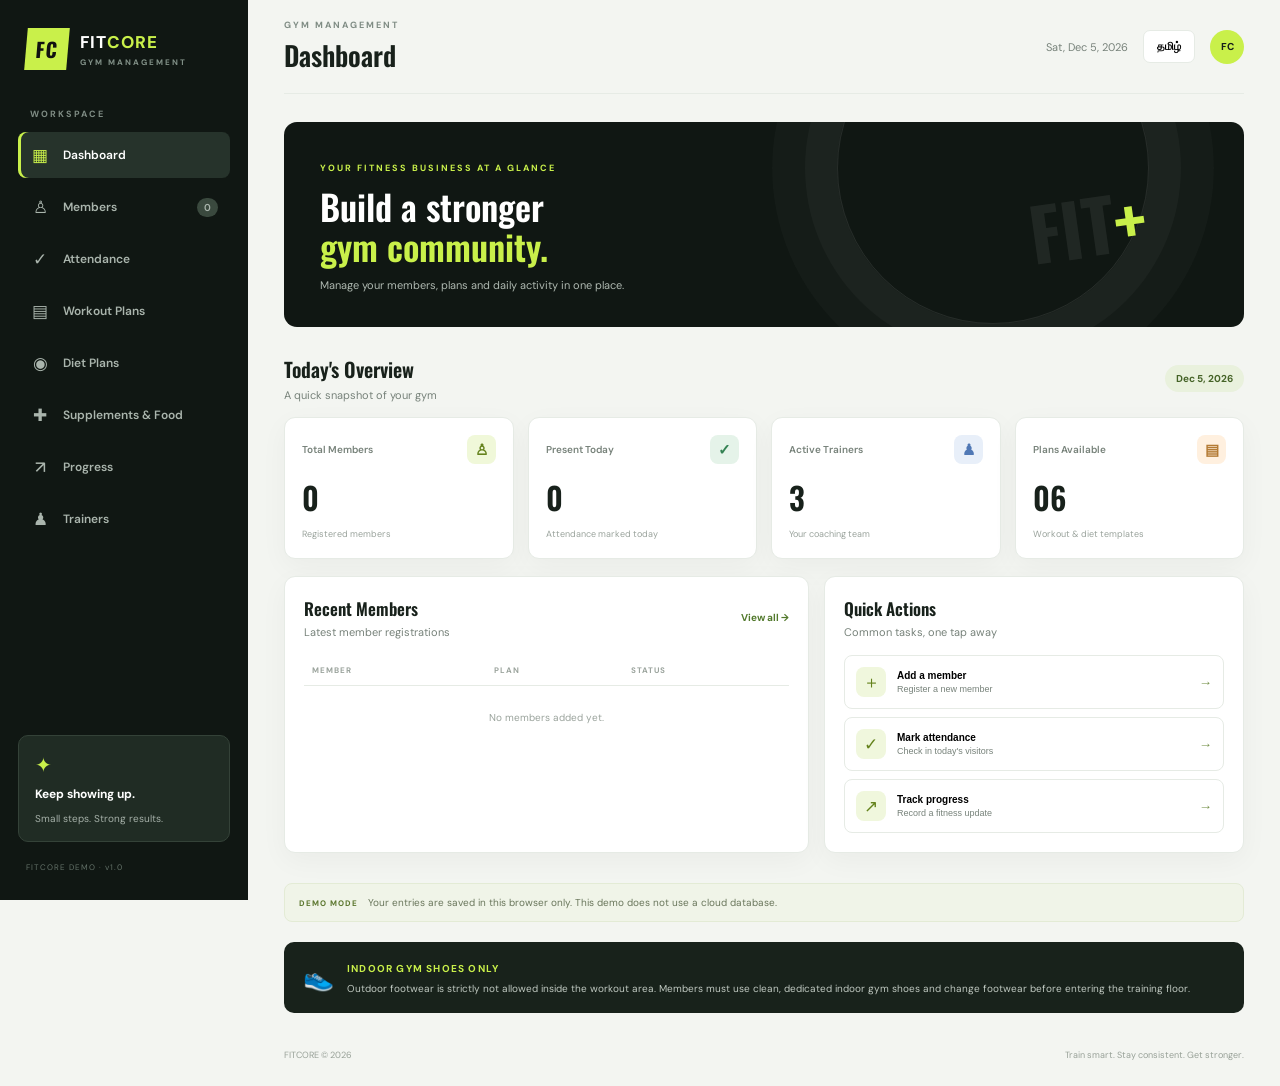
<file: index.html>
<!doctype html>
<html lang="en">
<head>
  <meta charset="utf-8">
  <meta name="viewport" content="width=device-width,initial-scale=1">
  <meta name="theme-color" content="#101412">
  <title>FITCORE — Gym Management</title>
  <link rel="preconnect" href="https://fonts.googleapis.com">
  <link rel="preconnect" href="https://fonts.gstatic.com" crossorigin>
  <link href="https://fonts.googleapis.com/css2?family=DM+Sans:wght@400;500;600;700&family=Oswald:wght@500;600;700&display=swap" rel="stylesheet">
  <link rel="stylesheet" href="style.css">
</head>
<body>
<div class="app-shell">
  <aside class="sidebar" id="sidebar">
    <a class="brand" href="#dashboard"><span class="brand-icon">FC</span><span>FIT<span>CORE</span><small>GYM MANAGEMENT</small></span></a>
    <div class="side-label" data-i18n="workspace">WORKSPACE</div>
    <nav class="side-nav">
      <a class="nav-link active" href="#dashboard" data-page="dashboard"><b>▦</b><span data-i18n="dashboard">Dashboard</span></a>
      <a class="nav-link" href="#members" data-page="members"><b>♙</b><span data-i18n="members">Members</span><i id="memberNavCount">0</i></a>
      <a class="nav-link" href="#attendance" data-page="attendance"><b>✓</b><span data-i18n="attendance">Attendance</span></a>
      <a class="nav-link" href="#workouts" data-page="workouts"><b>▤</b><span data-i18n="workouts">Workout Plans</span></a>
      <a class="nav-link" href="#diet" data-page="diet"><b>◉</b><span data-i18n="diet">Diet Plans</span></a>
      <a class="nav-link" href="#supplements" data-page="supplements"><b>✚</b><span data-i18n="supplements">Supplements & Food</span></a>
      <a class="nav-link" href="#progress" data-page="progress"><b>↗</b><span data-i18n="progress">Progress</span></a>
      <a class="nav-link" href="#trainers" data-page="trainers"><b>♟</b><span data-i18n="trainers">Trainers</span></a>
    </nav>
    <div class="sidebar-bottom"><div class="help-card"><span class="help-symbol">✦</span><strong data-i18n="keepGoing">Keep showing up.</strong><p data-i18n="smallSteps">Small steps. Strong results.</p></div><span class="version">FITCORE DEMO · v1.0</span></div>
  </aside>

  <main class="main-area">
    <header class="topbar">
      <button class="mobile-menu" id="menuToggle" aria-label="Menu">☰</button>
      <div><div class="top-eyebrow" data-i18n="management">GYM MANAGEMENT</div><h1 id="pageTitle">Dashboard</h1></div>
      <div class="top-actions"><span class="today" id="todayLabel"></span><button class="language-toggle" id="languageToggle">தமிழ்</button><div class="avatar">FC</div></div>
    </header>

    <section class="page active" id="page-dashboard">
      <div class="welcome-banner"><div><span class="banner-tag" data-i18n="overview">YOUR FITNESS BUSINESS AT A GLANCE</span><h2 data-i18n="welcome">Build a stronger<br><em>gym community.</em></h2><p data-i18n="welcomeSub">Manage your members, plans and daily activity in one place.</p></div><div class="banner-art">FIT<span>+</span></div></div>
      <div class="section-title"><div><h2 data-i18n="todayOverview">Today's Overview</h2><p data-i18n="liveSnapshot">A quick snapshot of your gym</p></div><span class="date-chip" id="dateChip"></span></div>
      <div class="stats-grid">
        <article class="stat-card"><div class="stat-top"><span data-i18n="totalMembers">Total Members</span><b class="stat-icon lime">♙</b></div><strong id="statMembers">0</strong><small data-i18n="registeredMembers">Registered members</small></article>
        <article class="stat-card"><div class="stat-top"><span data-i18n="presentToday">Present Today</span><b class="stat-icon green">✓</b></div><strong id="statPresent">0</strong><small data-i18n="attendanceMarked">Attendance marked today</small></article>
        <article class="stat-card"><div class="stat-top"><span data-i18n="activeTrainers">Active Trainers</span><b class="stat-icon blue">♟</b></div><strong id="statTrainers">3</strong><small data-i18n="coachingTeam">Your coaching team</small></article>
        <article class="stat-card"><div class="stat-top"><span data-i18n="plansAvailable">Plans Available</span><b class="stat-icon orange">▤</b></div><strong>06</strong><small data-i18n="workoutDietPlans">Workout & diet templates</small></article>
      </div>
      <div class="dashboard-grid">
        <article class="panel"><div class="panel-heading"><div><h3 data-i18n="recentMembers">Recent Members</h3><p data-i18n="latestJoins">Latest member registrations</p></div><a href="#members" class="inline-link" data-goto="members" data-i18n="viewAll">View all →</a></div><div class="table-wrap"><table><thead><tr><th data-i18n="member">MEMBER</th><th data-i18n="plan">PLAN</th><th data-i18n="status">STATUS</th></tr></thead><tbody id="recentMembersBody"></tbody></table></div></article>
        <article class="panel"><div class="panel-heading"><div><h3 data-i18n="quickActions">Quick Actions</h3><p data-i18n="commonTasks">Common tasks, one tap away</p></div></div><div class="quick-actions"><button data-goto="members"><span>＋</span><div><b data-i18n="addMember">Add a member</b><small data-i18n="registerNew">Register a new member</small></div><i>→</i></button><button data-goto="attendance"><span>✓</span><div><b data-i18n="markAttendance">Mark attendance</b><small data-i18n="checkIn">Check in today's visitors</small></div><i>→</i></button><button data-goto="progress"><span>↗</span><div><b data-i18n="trackProgress">Track progress</b><small data-i18n="recordResults">Record a fitness update</small></div><i>→</i></button></div></article>
      </div>
      <div class="demo-note"><b data-i18n="demoMode">DEMO MODE</b><span data-i18n="demoNotice">Your entries are saved in this browser only. This demo does not use a cloud database.</span></div>
    </section>

    <section class="page" id="page-members">
      <div class="section-title"><div><h2 data-i18n="memberManagement">Member Management</h2><p data-i18n="memberSub">Register and manage your gym members.</p></div><button class="primary-btn" id="showMemberForm">＋ <span data-i18n="addMember">Add Member</span></button></div>
      <form class="panel form-panel hidden" id="memberForm">
        <div class="panel-heading"><div><h3 data-i18n="newMember">New Member</h3><p data-i18n="enterDetails">Enter member details below</p></div><button type="button" class="close-btn" id="closeMemberForm">×</button></div>
        <div class="form-grid"><label><span data-i18n="fullName">Full name</span><input name="name" required placeholder="Member name"></label><label><span data-i18n="phone">Phone number</span><input name="phone" required inputmode="tel" placeholder="98765 43210"></label><label><span data-i18n="membershipPlan">Membership plan</span><select name="plan"><option>Monthly</option><option>Quarterly</option><option>Annual</option></select></label><label><span data-i18n="startDate">Start date</span><input name="start" type="date" required></label></div>
        <button class="primary-btn" type="submit" data-i18n="saveMember">Save Member</button>
      </form>
      <article class="panel"><div class="panel-heading"><div><h3 data-i18n="allMembers">All Members</h3><p data-i18n="memberDirectory">Your member directory</p></div><input class="search-input" id="memberSearch" placeholder="Search members…"></div><div class="table-wrap"><table><thead><tr><th data-i18n="member">MEMBER</th><th data-i18n="phone">PHONE</th><th data-i18n="plan">PLAN</th><th data-i18n="joined">JOINED</th><th data-i18n="status">STATUS</th><th data-i18n="action">ACTION</th></tr></thead><tbody id="membersBody"></tbody></table></div></article>
    </section>

    <section class="page" id="page-attendance">
      <div class="section-title"><div><h2 data-i18n="attendanceTitle">Attendance Register</h2><p data-i18n="attendanceSub">Record daily check-ins for your members.</p></div><span class="date-chip" id="attendanceDate"></span></div>
      <article class="panel"><div class="panel-heading"><div><h3 data-i18n="checkInMembers">Member Check-in</h3><p data-i18n="tapPresent">Tap the button when a member arrives.</p></div><span class="count-pill" id="presentCount">0 PRESENT</span></div><div class="table-wrap"><table><thead><tr><th data-i18n="member">MEMBER</th><th data-i18n="phone">PHONE</th><th data-i18n="todaysStatus">TODAY'S STATUS</th><th data-i18n="action">ACTION</th></tr></thead><tbody id="attendanceBody"></tbody></table></div></article>
    </section>

    <section class="page" id="page-workouts">
      <div class="section-title"><div><h2 data-i18n="workoutLibrary">Workout Library</h2><p data-i18n="workoutSub">Simple training templates for different goals.</p></div></div>
      <div class="program-grid">
        <article class="program-card"><div class="program-visual strength">01</div><div class="program-content"><span class="tag">STRENGTH</span><h3 data-i18n="muscleBuild">Muscle Building</h3><p data-i18n="muscleDesc">Progressive resistance training with compound movements and recovery days.</p><ul><li>4–5 days / week</li><li>45–60 min / session</li><li data-i18n="beginnerAdv">Beginner to advanced</li></ul></div></article>
        <article class="program-card"><div class="program-visual cardio">02</div><div class="program-content"><span class="tag">CONDITIONING</span><h3 data-i18n="fatLoss">Fat Loss & Cardio</h3><p data-i18n="fatDesc">A balanced mix of cardio, strength and sustainable activity.</p><ul><li>3–5 days / week</li><li>30–45 min / session</li><li data-i18n="allLevels">All fitness levels</li></ul></div></article>
        <article class="program-card"><div class="program-visual mobility">03</div><div class="program-content"><span class="tag">FOUNDATION</span><h3 data-i18n="mobility">Mobility & Flexibility</h3><p data-i18n="mobilityDesc">Build movement quality, flexibility and better training habits.</p><ul><li>2–4 days / week</li><li>20–30 min / session</li><li data-i18n="allLevels">All fitness levels</li></ul></div></article>
      </div>
      <div class="demo-note"><b data-i18n="coachNote">COACH NOTE</b><span data-i18n="workoutDisclaimer">Adapt every workout to the member's ability, health history and goals. Demonstrate correct technique and encourage safe progression.</span></div>
    </section>

    <section class="page" id="page-diet">
      <div class="section-title"><div><h2 data-i18n="nutritionGuides">Nutrition Guides</h2><p data-i18n="dietSub">Basic food-habit templates to discuss with members.</p></div></div>
      <div class="diet-grid"><article class="panel diet-card"><span class="diet-icon">◒</span><span class="tag">GOAL 01</span><h3 data-i18n="balancedEating">Balanced Eating</h3><p data-i18n="balancedDesc">Build meals around vegetables, fruit, protein sources, whole grains and healthy fats.</p><div class="diet-tip" data-i18n="balancedTip">Tip: Encourage regular meals and water through the day.</div></article><article class="panel diet-card"><span class="diet-icon">⚡</span><span class="tag">GOAL 02</span><h3 data-i18n="trainingFuel">Training Fuel</h3><p data-i18n="fuelDesc">Plan suitable meals and snacks around training, recovery and each person's routine.</p><div class="diet-tip" data-i18n="fuelTip">Tip: Include protein-rich foods across the day.</div></article><article class="panel diet-card"><span class="diet-icon">🌿</span><span class="tag">GOAL 03</span><h3 data-i18n="healthyHabits">Healthy Habits</h3><p data-i18n="habitsDesc">Focus on consistency, sleep, hydration and realistic long-term food choices.</p><div class="diet-tip" data-i18n="habitsTip">Tip: Small repeatable changes are easier to maintain.</div></article></div>
      <div class="demo-note"><b data-i18n="nutritionSafety">IMPORTANT</b><span data-i18n="nutritionDisclaimer">These are general education examples, not personalised medical diets. Refer members with medical conditions or special dietary needs to a qualified dietitian or clinician.</span></div>
    </section>

    <section class="page" id="page-progress">
      <div class="section-title"><div><h2 data-i18n="progressTracking">Progress Tracking</h2><p data-i18n="progressSub">Save a member's fitness measurements over time.</p></div></div>
      <form class="panel form-panel" id="progressForm"><div class="panel-heading"><div><h3 data-i18n="addProgress">Add Progress Record</h3><p data-i18n="recordMeasurement">Record a dated measurement</p></div></div><div class="form-grid"><label><span data-i18n="selectMember">Select member</span><select name="member" id="progressMember" required></select></label><label><span data-i18n="recordDate">Date</span><input name="date" type="date" required></label><label><span data-i18n="weightKg">Weight (kg)</span><input name="weight" type="number" min="1" max="500" step="0.1" placeholder="70.5" required></label><label><span data-i18n="notes">Notes</span><input name="notes" placeholder="Energy, strength, measurements…"></label></div><button class="primary-btn" type="submit" data-i18n="saveProgress">Save Progress</button></form>
      <article class="panel"><div class="panel-heading"><div><h3 data-i18n="progressHistory">Progress History</h3><p data-i18n="latestMeasurements">Latest saved measurements</p></div></div><div class="table-wrap"><table><thead><tr><th data-i18n="member">MEMBER</th><th data-i18n="date">DATE</th><th data-i18n="weightKg">WEIGHT (KG)</th><th data-i18n="notes">NOTES</th></tr></thead><tbody id="progressBody"></tbody></table></div></article>
    </section>

    <section class="page" id="page-supplements">
      <div class="section-title"><div><h2 data-i18n="supplementFood">Supplement & Food Guide</h2><p data-i18n="supplementSub">General education for informed fitness choices.</p></div></div>
      <div class="supplement-grid">
        <article class="panel guide-card"><span class="guide-icon">🥛</span><span class="tag">PROTEIN</span><h3>Whey / Plant Protein</h3><p data-i18n="proteinDesc">A convenient protein source when food alone does not meet an individual's needs. Regular foods such as eggs, milk, curd, dal, paneer, fish and chicken are also options.</p><div class="guide-note" data-i18n="proteinNote">Check ingredients, allergens and product quality. Supplements are optional, not compulsory.</div></article>
        <article class="panel guide-card"><span class="guide-icon">🏋️</span><span class="tag">CREATINE</span><h3>Creatine Monohydrate</h3><p data-i18n="creatineDesc">A researched sports supplement used by some adults for strength and high-intensity training. It is not suitable for everyone.</p><div class="guide-note" data-i18n="creatineNote">Seek medical advice first if you have kidney disease, take regular medicines, are pregnant or have other health concerns.</div></article>
        <article class="panel guide-card"><span class="guide-icon">🍊</span><span class="tag">MICRONUTRIENTS</span><h3>Vitamins & Minerals</h3><p data-i18n="vitaminDesc">Prioritise a varied diet. Use vitamin or mineral supplements only when appropriate for your needs.</p><div class="guide-note" data-i18n="vitaminNote">Avoid high-dose or multiple supplements without professional guidance.</div></article>
      </div>
      <article class="panel food-panel"><div class="panel-heading"><div><h3 data-i18n="foodIdeas">Everyday Food Ideas</h3><p data-i18n="foodSub">Simple, familiar options — adjust portions to individual needs.</p></div></div>
        <div class="food-list"><div><b>🥚 <span data-i18n="proteinFoods">Protein foods</span></b><p>Eggs, milk, curd, paneer, dal, chickpeas, fish, chicken, tofu</p></div><div><b>🍚 <span data-i18n="energyFoods">Energy foods</span></b><p>Rice, idli, dosa, oats, millet, whole-wheat chapati, fruits</p></div><div><b>🥬 <span data-i18n="vegetables">Vegetables & healthy fats</span></b><p>Greens, seasonal vegetables, nuts, seeds and suitable cooking oils</p></div></div>
      </article>
      <div class="risk-panel"><div class="risk-heading"><span>⚠</span><div><h3 data-i18n="clientRiskTitle">CLIENT OWN RISK & DISCLAIMER</h3><p data-i18n="clientRiskSub">Please read before participating in training or using supplements.</p></div></div>
        <ul><li data-i18n="risk1">Fitness activities involve physical effort and some risk of injury. Clients should work within their own ability and stop if they feel pain, dizziness, chest discomfort or unusual breathlessness.</li><li data-i18n="risk2">Clients must disclose relevant medical conditions, injuries, allergies, medicines and other health concerns to the trainer before starting.</li><li data-i18n="risk3">Food and supplement information on this website is general education only, not medical advice, diagnosis or a personalised diet prescription.</li><li data-i18n="risk4">Clients choose whether to use any supplement. Check labels, ingredients, expiry dates and possible interactions; consult a qualified healthcare professional before use when unsure.</li><li data-i18n="risk5">The gym and trainer do not guarantee specific results. Results vary by individual. Clients are responsible for making informed decisions and following professional medical advice.</li></ul>
        <label class="acknowledge"><input type="checkbox" id="riskAcknowledge"><span data-i18n="riskAck">I have read and understood this information.</span></label>
        <p class="risk-small" data-i18n="legalNote">This notice is a general safety statement and does not replace a properly drafted waiver, informed-consent process or local legal advice.</p>
      </div>
    </section>
    <section class="page" id="page-trainers">
      <div class="section-title"><div><h2 data-i18n="trainerTeam">Trainer Team</h2><p data-i18n="trainerSub">Sample coaching team — customise these profiles.</p></div></div>
      <div class="trainer-grid"><article class="panel trainer-card"><div class="trainer-avatar">AK</div><div><span class="tag">STRENGTH COACH</span><h3>Arun Kumar</h3><p data-i18n="strengthCoach">Strength & conditioning</p></div><span class="trainer-status">● <span data-i18n="active">ACTIVE</span></span></article><article class="panel trainer-card"><div class="trainer-avatar violet">MP</div><div><span class="tag">FITNESS COACH</span><h3>Meena P</h3><p data-i18n="fitnessCoach">General fitness & mobility</p></div><span class="trainer-status">● <span data-i18n="active">ACTIVE</span></span></article><article class="panel trainer-card"><div class="trainer-avatar blue">RJ</div><div><span class="tag">PERSONAL TRAINER</span><h3>Rajesh J</h3><p data-i18n="personalCoach">Personal training</p></div><span class="trainer-status">● <span data-i18n="active">ACTIVE</span></span></article></div>
      <div class="demo-note"><b data-i18n="sampleProfiles">SAMPLE PROFILES</b><span data-i18n="trainerDisclaimer">Replace sample names and specialities with your real trainer details.</span></div>
    </section>
    <div class="shoe-policy"><div class="shoe-mark">👟</div><div><b data-i18n="shoeTitle">INDOOR GYM SHOES ONLY</b><p data-i18n="shoeText">Outdoor footwear is strictly not allowed inside the workout area. Members must use clean, dedicated indoor gym shoes and change footwear before entering the training floor.</p></div></div>
    <footer class="footer"><span>FITCORE © <span id="year"></span></span><span data-i18n="footerText">Train smart. Stay consistent. Get stronger.</span></footer>
  </main>
</div>
<div class="toast" id="toast" role="status"></div>
<script src="app.js"></script>
</body>
</html>
</file>
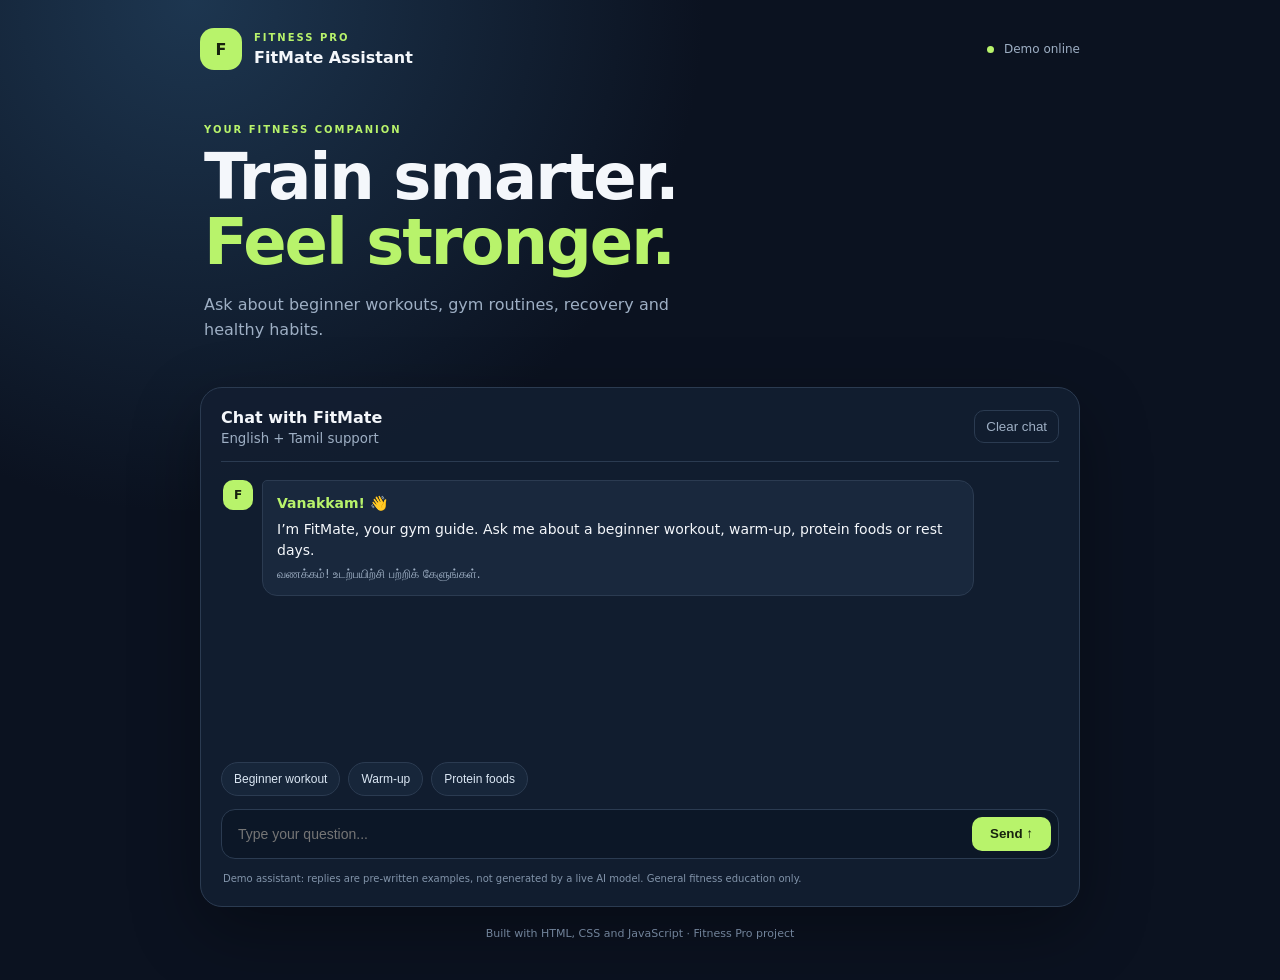
<file: ai-gym-assistant/index.html>
<!DOCTYPE html>
<html lang="en">
<head>
  <meta charset="UTF-8">
  <meta name="viewport" content="width=device-width, initial-scale=1.0">
  <meta name="theme-color" content="#101827">
  <title>FitMate - Gym Assistant</title>
  <link rel="stylesheet" href="style.css">
</head>
<body>
  <main class="app">
    <header class="topbar">
      <div class="brand-mark">F</div>
      <div><p class="eyebrow">FITNESS PRO</p><h1>FitMate Assistant</h1></div>
      <span class="status"><i></i> Demo online</span>
    </header>
    <section class="intro">
      <p class="eyebrow">YOUR FITNESS COMPANION</p>
      <h2>Train smarter.<br><span>Feel stronger.</span></h2>
      <p>Ask about beginner workouts, gym routines, recovery and healthy habits.</p>
    </section>
    <section class="chat-card" aria-label="Gym assistant chat">
      <div class="chat-heading"><div><strong>Chat with FitMate</strong><small>English + Tamil support</small></div><button id="clearBtn" class="clear-btn" type="button">Clear chat</button></div>
      <div id="messages" class="messages" aria-live="polite">
        <div class="message bot"><span class="avatar">F</span><div class="bubble"><strong>Vanakkam! 👋</strong><p>I’m FitMate, your gym guide. Ask me about a beginner workout, warm-up, protein foods or rest days.</p><small>வணக்கம்! உடற்பயிற்சி பற்றிக் கேளுங்கள்.</small></div></div>
      </div>
      <div class="suggestions">
        <button type="button" data-prompt="Give me a beginner gym workout plan">Beginner workout</button>
        <button type="button" data-prompt="How should I warm up before exercise?">Warm-up</button>
        <button type="button" data-prompt="Suggest healthy protein foods">Protein foods</button>
      </div>
      <form id="chatForm" class="composer">
        <label class="sr-only" for="userInput">Your message</label>
        <input id="userInput" autocomplete="off" placeholder="Type your question..." maxlength="500">
        <button type="submit" aria-label="Send message">Send ↑</button>
      </form>
      <p class="disclaimer">Demo assistant: replies are pre-written examples, not generated by a live AI model. General fitness education only.</p>
    </section>
    <footer>Built with HTML, CSS and JavaScript · Fitness Pro project</footer>
  </main>
  <script src="script.js"></script>
</body>
</html>
</file>
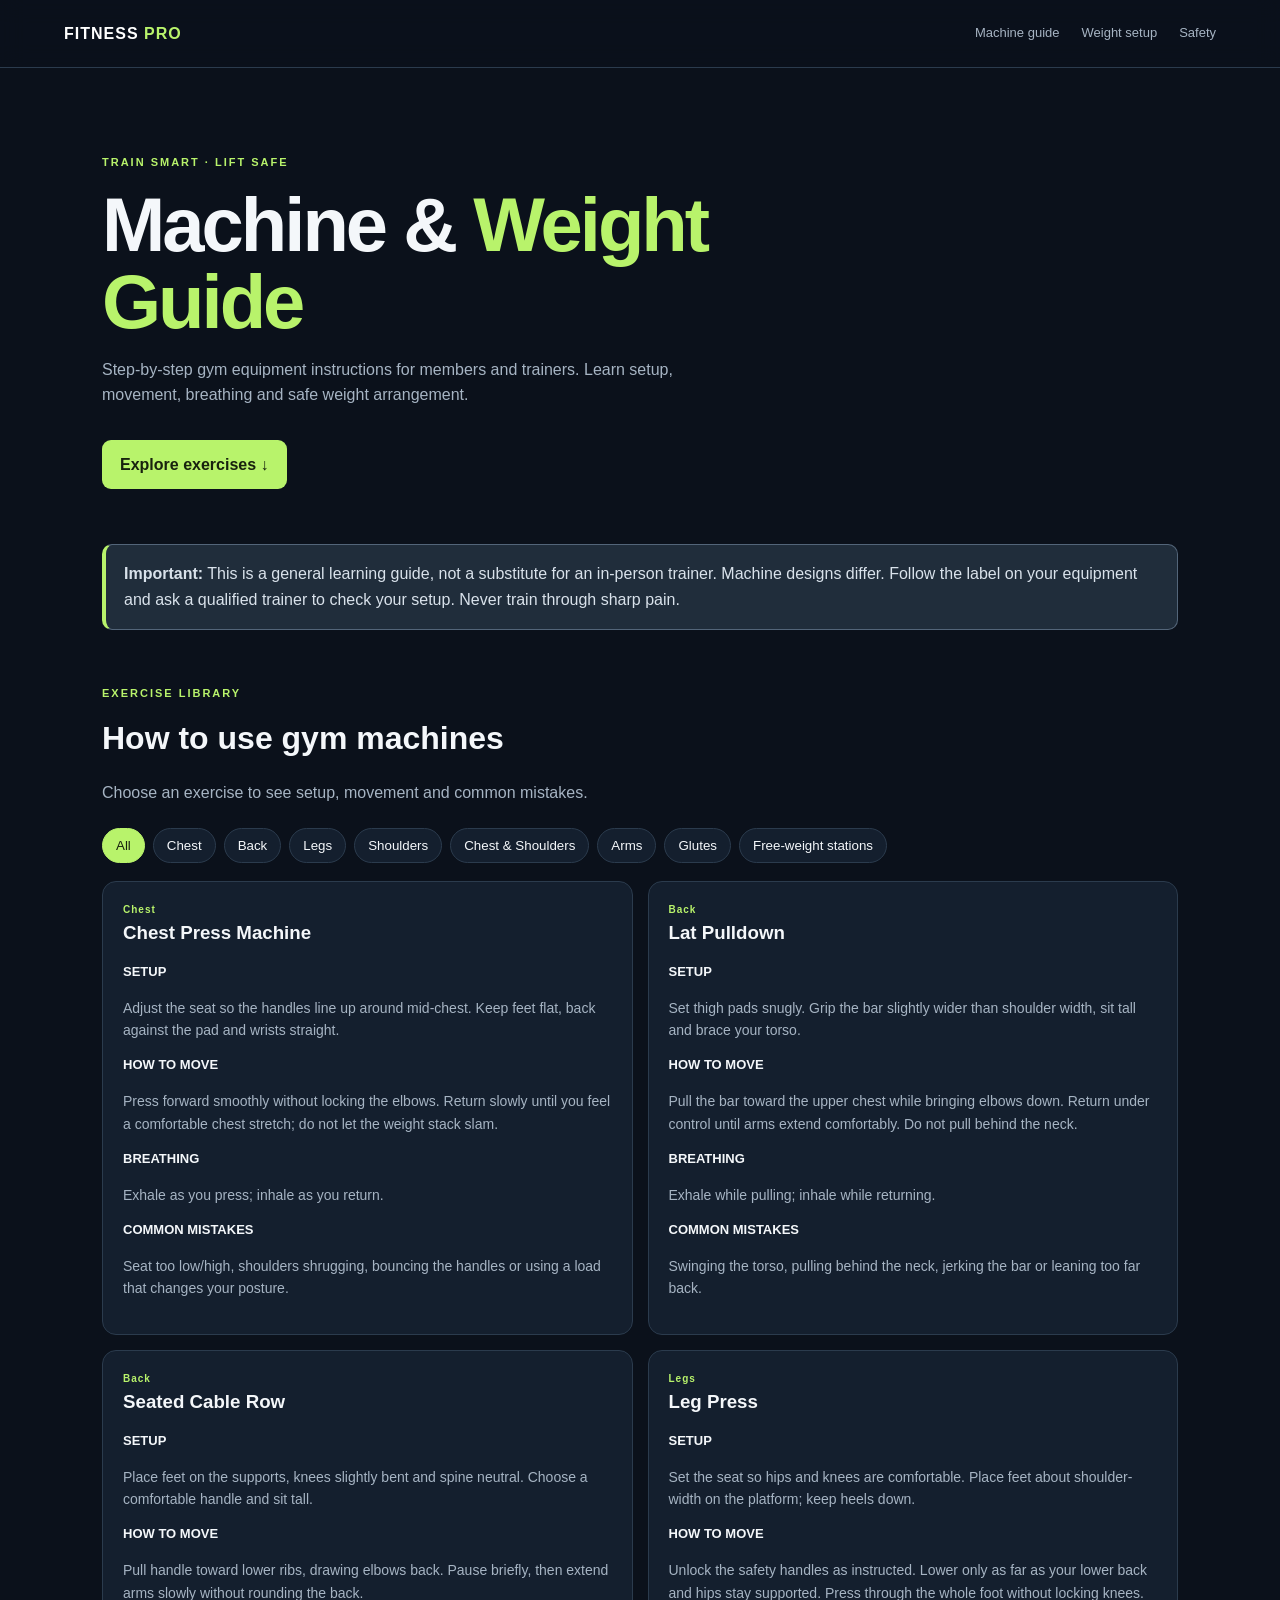
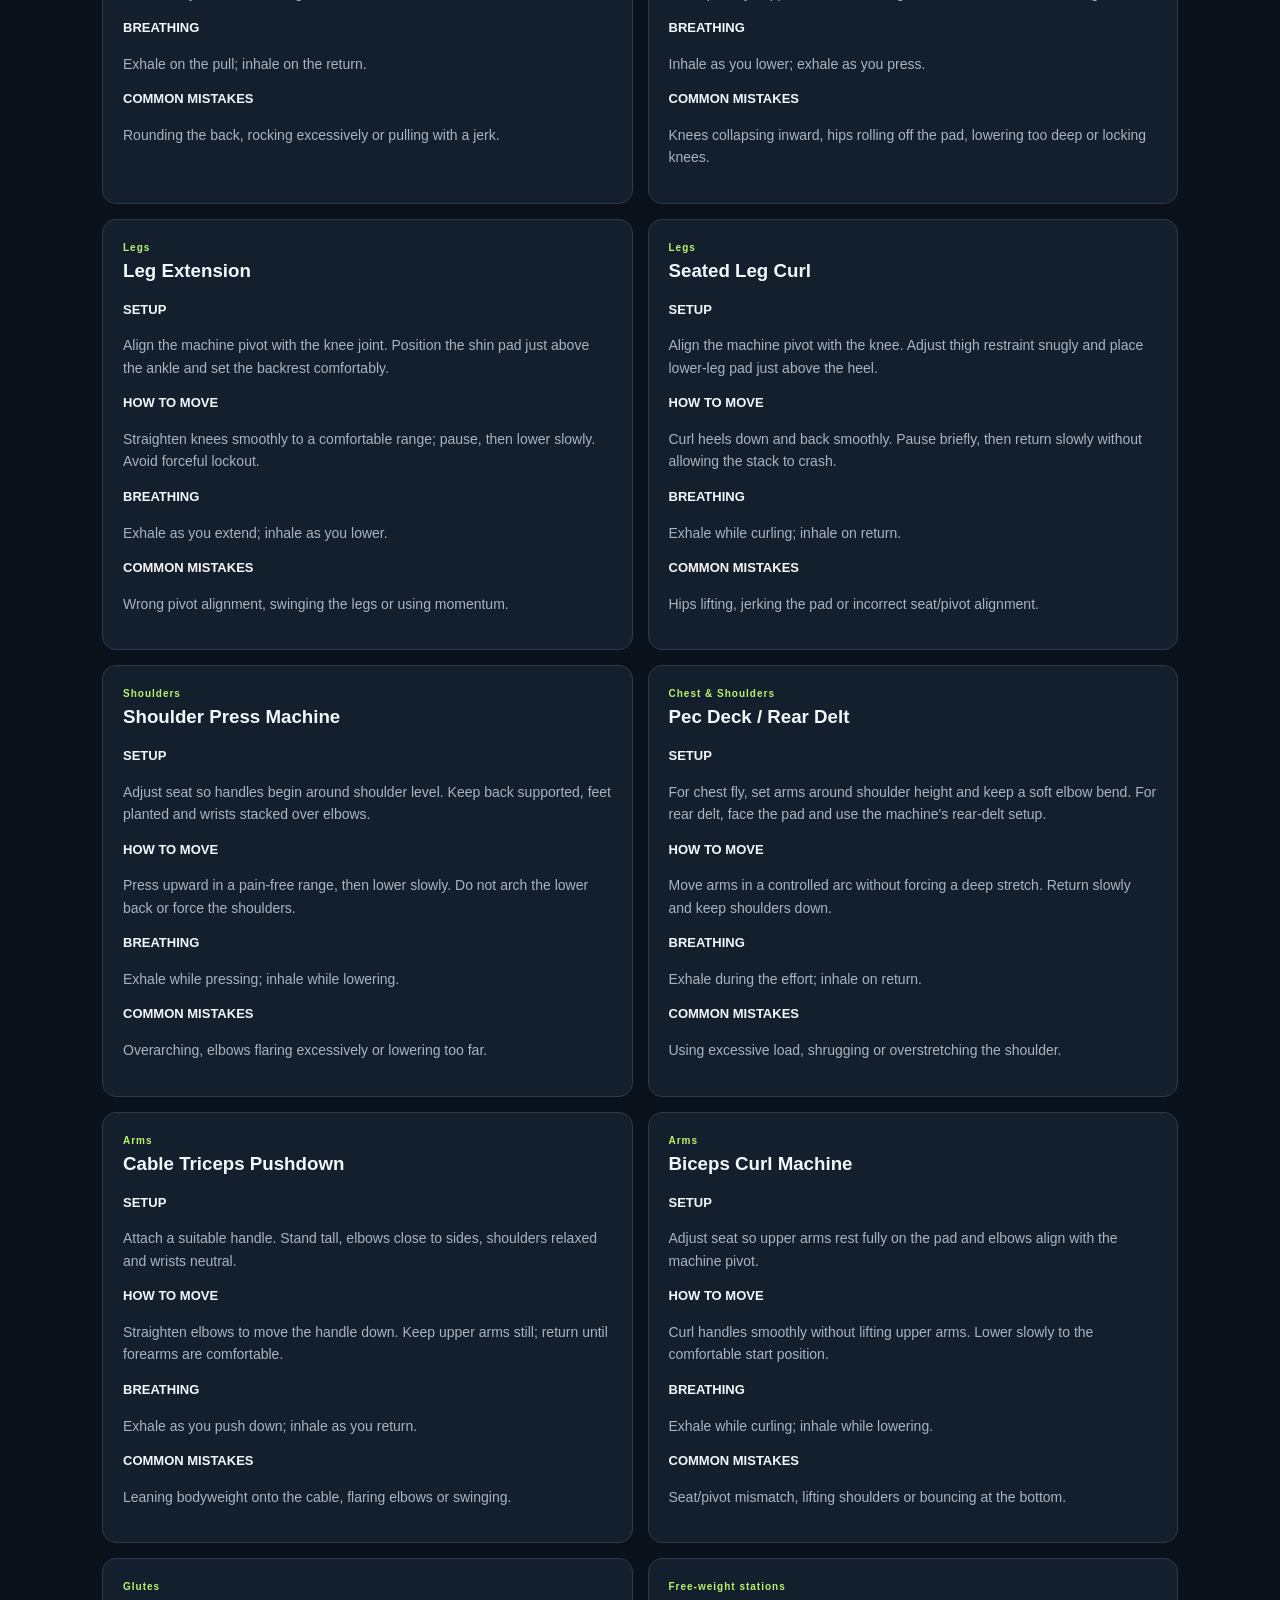
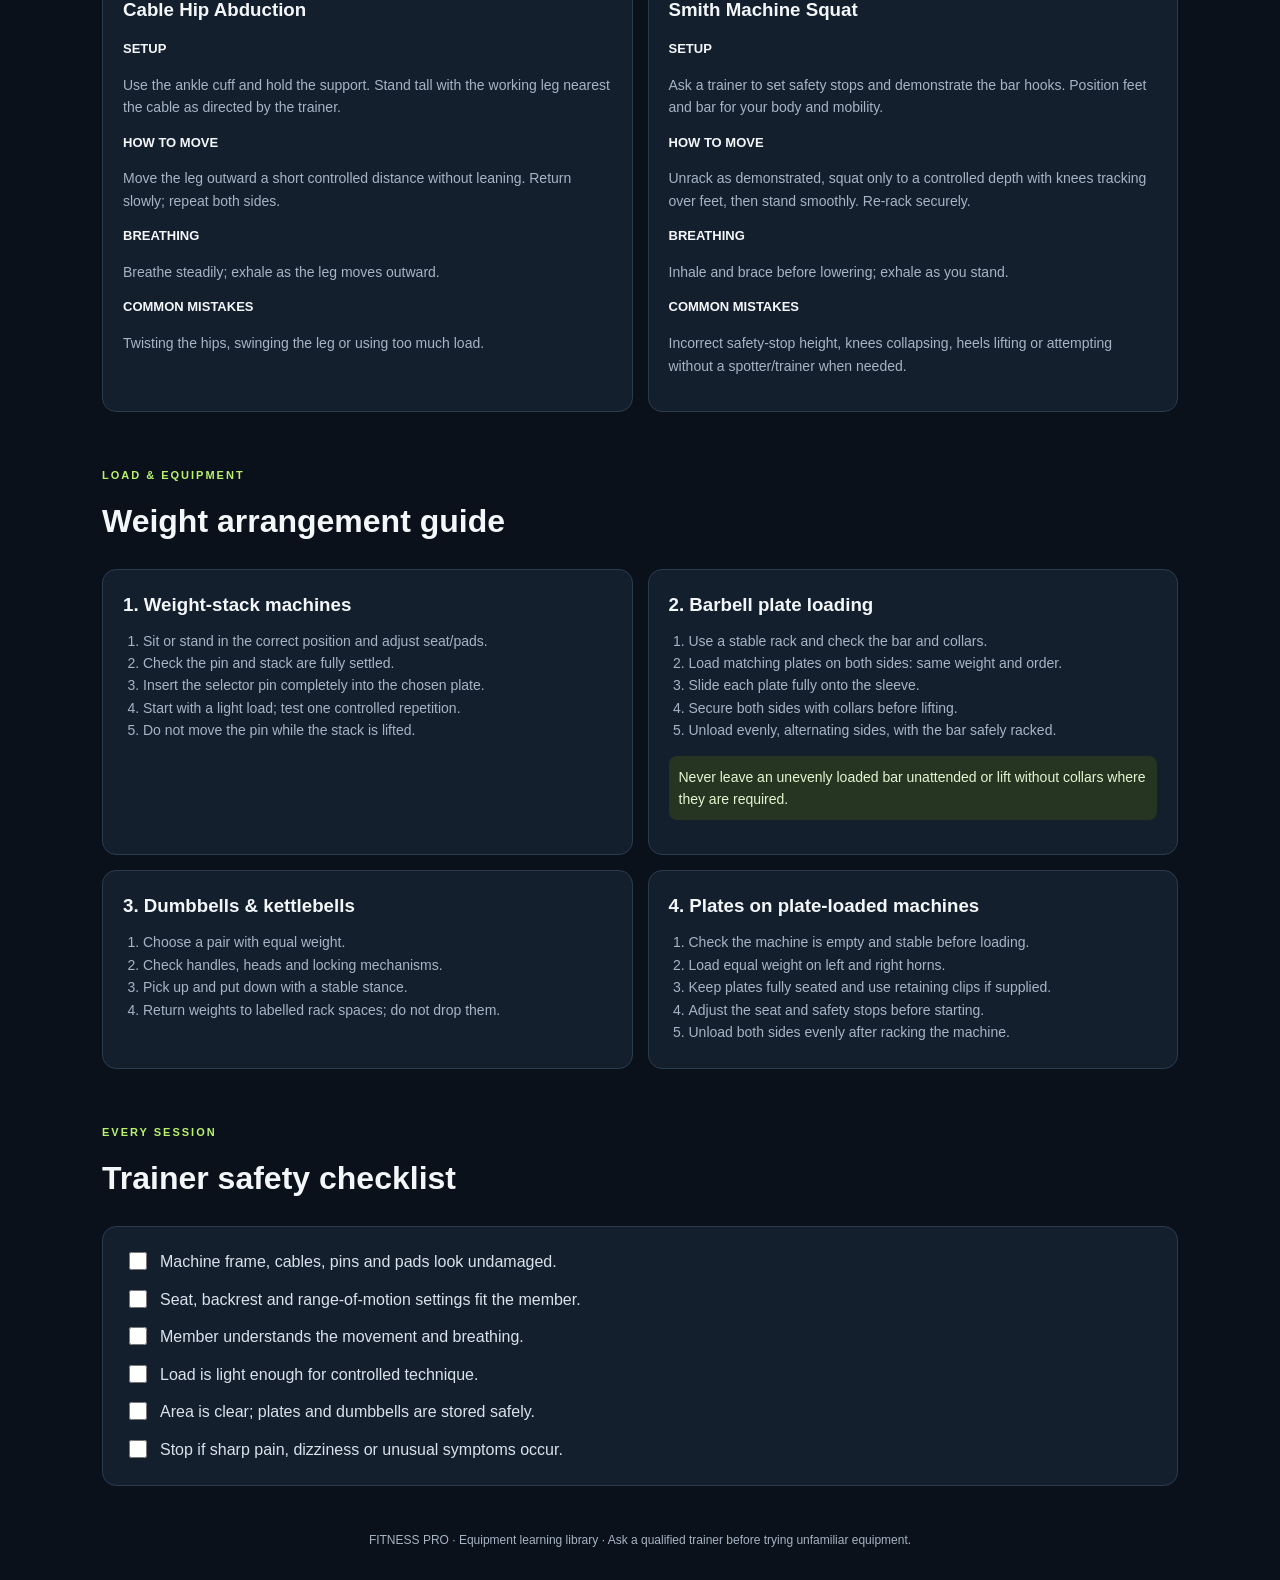
<file: machine-guide/index.html>
<!doctype html>
<html lang="en"><head><meta charset="utf-8"><meta name="viewport" content="width=device-width,initial-scale=1"><title>Fitness Pro | Machine & Weight Guide</title><link rel="stylesheet" href="style.css"></head>
<body><header><a class="brand" href="../">FITNESS <span>PRO</span></a><nav><a href="#machines">Machine guide</a><a href="#weights">Weight setup</a><a href="#safety">Safety</a></nav></header>
<main><section class="hero"><p class="tag">TRAIN SMART · LIFT SAFE</p><h1>Machine & <em>Weight Guide</em></h1><p>Step-by-step gym equipment instructions for members and trainers. Learn setup, movement, breathing and safe weight arrangement.</p><a class="cta" href="#machines">Explore exercises ↓</a></section>
<section class="notice"><b>Important:</b> This is a general learning guide, not a substitute for an in-person trainer. Machine designs differ. Follow the label on your equipment and ask a qualified trainer to check your setup. Never train through sharp pain.</section>
<section id="machines"><div class="section-head"><p class="tag">EXERCISE LIBRARY</p><h2>How to use gym machines</h2><p>Choose an exercise to see setup, movement and common mistakes.</p></div><div class="filters" id="filters"></div><div class="cards" id="machineCards"></div></section>
<section id="weights"><div class="section-head"><p class="tag">LOAD & EQUIPMENT</p><h2>Weight arrangement guide</h2></div><div class="weight-grid">
<article class="info"><h3>1. Weight-stack machines</h3><ol><li>Sit or stand in the correct position and adjust seat/pads.</li><li>Check the pin and stack are fully settled.</li><li>Insert the selector pin completely into the chosen plate.</li><li>Start with a light load; test one controlled repetition.</li><li>Do not move the pin while the stack is lifted.</li></ol></article>
<article class="info"><h3>2. Barbell plate loading</h3><ol><li>Use a stable rack and check the bar and collars.</li><li>Load matching plates on both sides: same weight and order.</li><li>Slide each plate fully onto the sleeve.</li><li>Secure both sides with collars before lifting.</li><li>Unload evenly, alternating sides, with the bar safely racked.</li></ol><p class="callout">Never leave an unevenly loaded bar unattended or lift without collars where they are required.</p></article>
<article class="info"><h3>3. Dumbbells & kettlebells</h3><ol><li>Choose a pair with equal weight.</li><li>Check handles, heads and locking mechanisms.</li><li>Pick up and put down with a stable stance.</li><li>Return weights to labelled rack spaces; do not drop them.</li></ol></article>
<article class="info"><h3>4. Plates on plate-loaded machines</h3><ol><li>Check the machine is empty and stable before loading.</li><li>Load equal weight on left and right horns.</li><li>Keep plates fully seated and use retaining clips if supplied.</li><li>Adjust the seat and safety stops before starting.</li><li>Unload both sides evenly after racking the machine.</li></ol></article>
</div></section>
<section id="safety"><div class="section-head"><p class="tag">EVERY SESSION</p><h2>Trainer safety checklist</h2></div><div class="checklist"><label><input type="checkbox"> Machine frame, cables, pins and pads look undamaged.</label><label><input type="checkbox"> Seat, backrest and range-of-motion settings fit the member.</label><label><input type="checkbox"> Member understands the movement and breathing.</label><label><input type="checkbox"> Load is light enough for controlled technique.</label><label><input type="checkbox"> Area is clear; plates and dumbbells are stored safely.</label><label><input type="checkbox"> Stop if sharp pain, dizziness or unusual symptoms occur.</label></div></section>
<footer>FITNESS PRO · Equipment learning library · Ask a qualified trainer before trying unfamiliar equipment.</footer></main><script src="app.js"></script></body></html>
</file>
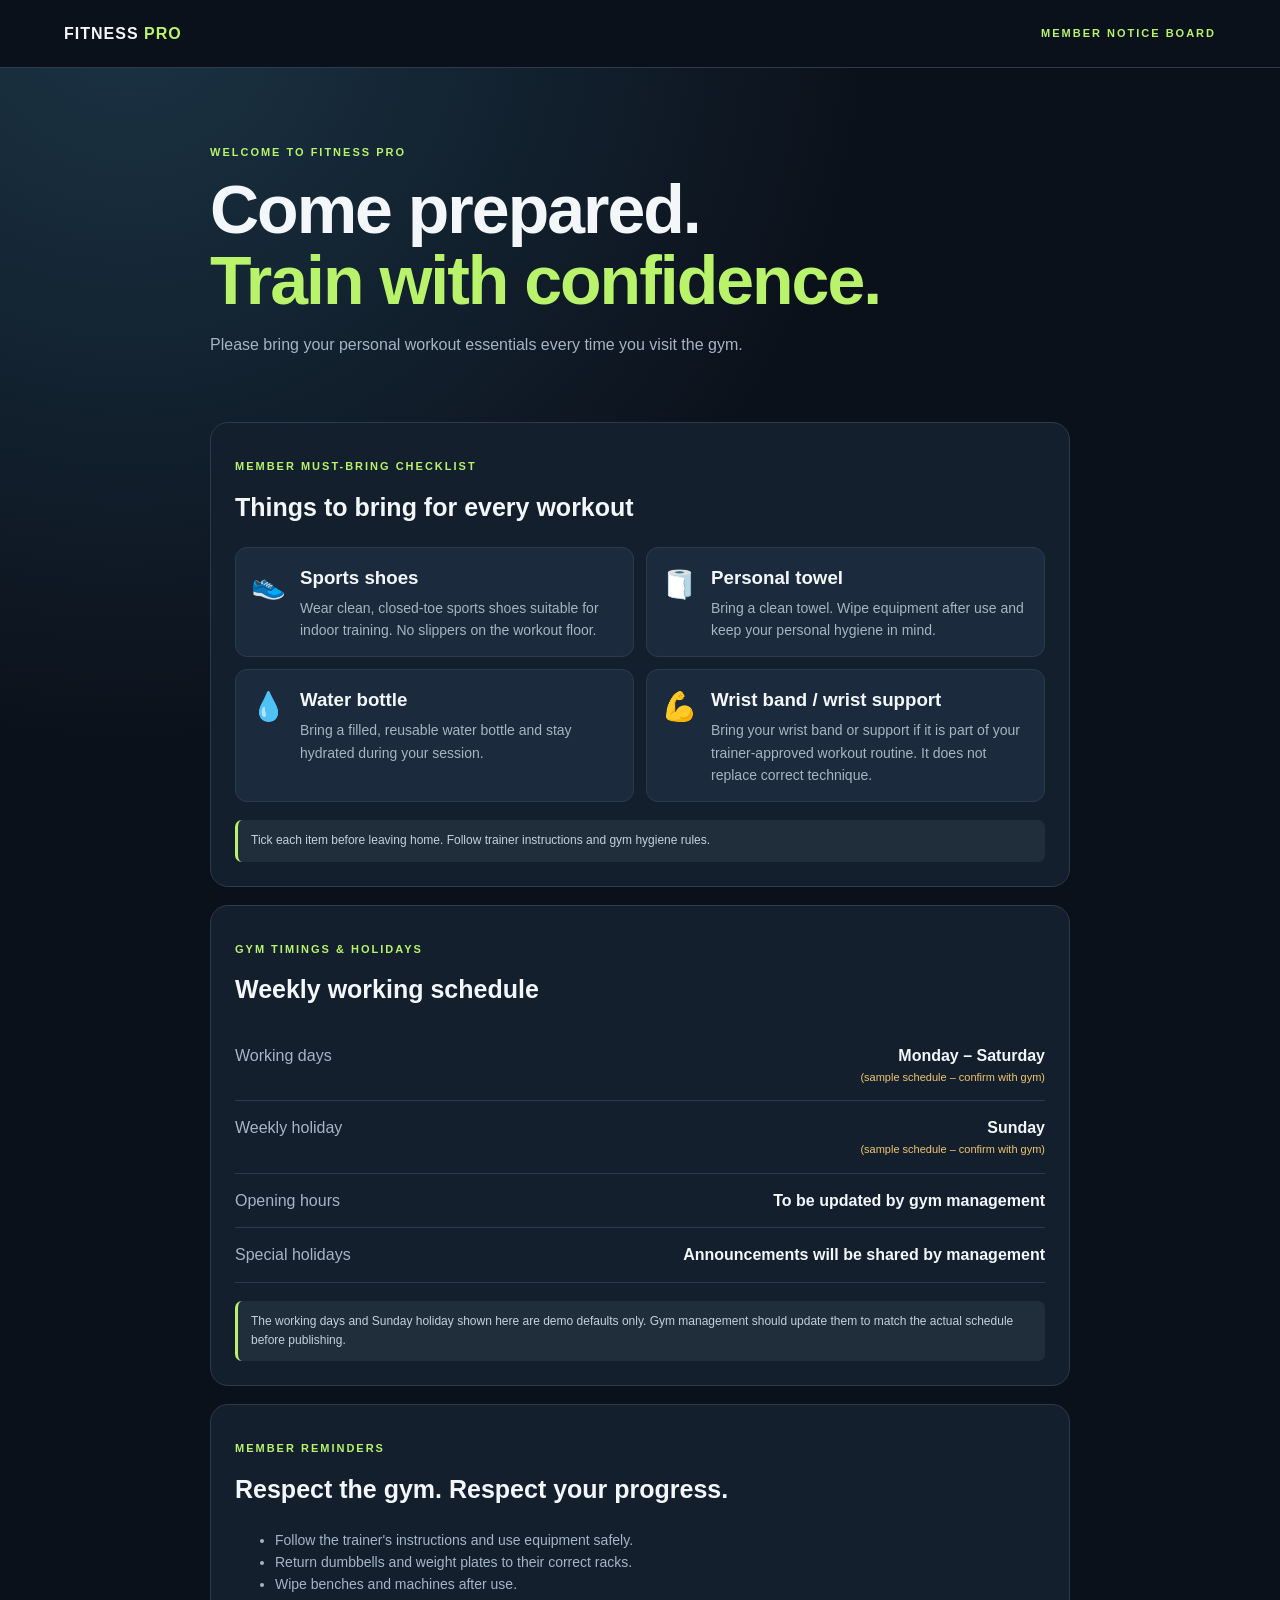
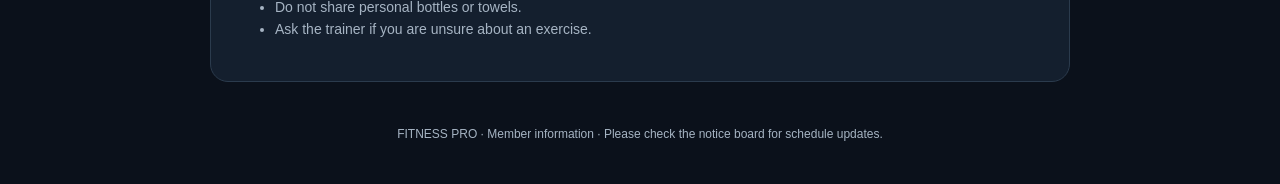
<file: member-info/index.html>
<!doctype html>
<html lang="en"><head><meta charset="utf-8"><meta name="viewport" content="width=device-width,initial-scale=1"><title>Fitness Pro | Member Information</title><link rel="stylesheet" href="style.css"></head>
<body><header><a class="brand" href="../">FITNESS <span>PRO</span></a><span class="label">MEMBER NOTICE BOARD</span></header>
<main><section class="hero"><p class="eyebrow">WELCOME TO FITNESS PRO</p><h1>Come prepared.<br><em>Train with confidence.</em></h1><p>Please bring your personal workout essentials every time you visit the gym.</p></section>
<section class="panel"><p class="eyebrow">MEMBER MUST-BRING CHECKLIST</p><h2>Things to bring for every workout</h2><div class="items">
<article><div class="emoji">👟</div><div><h3>Sports shoes</h3><p>Wear clean, closed-toe sports shoes suitable for indoor training. No slippers on the workout floor.</p></div></article>
<article><div class="emoji">🧻</div><div><h3>Personal towel</h3><p>Bring a clean towel. Wipe equipment after use and keep your personal hygiene in mind.</p></div></article>
<article><div class="emoji">💧</div><div><h3>Water bottle</h3><p>Bring a filled, reusable water bottle and stay hydrated during your session.</p></div></article>
<article><div class="emoji">💪</div><div><h3>Wrist band / wrist support</h3><p>Bring your wrist band or support if it is part of your trainer-approved workout routine. It does not replace correct technique.</p></div></article>
</div><p class="note">Tick each item before leaving home. Follow trainer instructions and gym hygiene rules.</p></section>
<section class="panel schedule"><p class="eyebrow">GYM TIMINGS & HOLIDAYS</p><h2>Weekly working schedule</h2><div class="schedule-row"><span>Working days</span><strong>Monday – Saturday <small>(sample schedule – confirm with gym)</small></strong></div><div class="schedule-row"><span>Weekly holiday</span><strong>Sunday <small>(sample schedule – confirm with gym)</small></strong></div><div class="schedule-row"><span>Opening hours</span><strong>To be updated by gym management</strong></div><div class="schedule-row"><span>Special holidays</span><strong>Announcements will be shared by management</strong></div><p class="note">The working days and Sunday holiday shown here are demo defaults only. Gym management should update them to match the actual schedule before publishing.</p></section>
<section class="panel"><p class="eyebrow">MEMBER REMINDERS</p><h2>Respect the gym. Respect your progress.</h2><ul><li>Follow the trainer's instructions and use equipment safely.</li><li>Return dumbbells and weight plates to their correct racks.</li><li>Wipe benches and machines after use.</li><li>Do not share personal bottles or towels.</li><li>Ask the trainer if you are unsure about an exercise.</li></ul></section>
<footer>FITNESS PRO · Member information · Please check the notice board for schedule updates.</footer></main></body></html>
</file>
<file: style.css>
:root{--bg:#f3f5f1;--surface:#fff;--ink:#18211b;--muted:#77827a;--line:#e6ebe5;--lime:#c9f04a;--green:#286d49;--dark:#101713;--shadow:0 8px 28px #17201b0a}*{box-sizing:border-box}html{scroll-behavior:smooth}body{margin:0;background:var(--bg);color:var(--ink);font-family:"DM Sans",sans-serif;font-size:14px}.app-shell{min-height:100vh}.sidebar{width:248px;background:var(--dark);color:#fff;position:fixed;inset:0 auto 0 0;padding:28px 18px;display:flex;flex-direction:column;z-index:20}.brand{display:flex;align-items:center;gap:12px;color:#fff;text-decoration:none;font-weight:800;font-size:17px;letter-spacing:1px;padding:0 8px 38px}.brand>span:last-child>span{color:var(--lime)}.brand small{display:block;color:#819087;font-size:8px;letter-spacing:2px;margin-top:4px}.brand-icon{width:42px;height:42px;display:grid;place-items:center;background:var(--lime);color:#111;font-family:Oswald,sans-serif;font-size:20px;transform:skew(-5deg)}.side-label,.top-eyebrow{font-size:9px;letter-spacing:2px;font-weight:700;color:#7f8c84}.side-label{padding:0 12px 12px}.side-nav{display:grid;gap:6px}.nav-link{height:46px;display:flex;align-items:center;gap:13px;padding:0 12px;border-radius:8px;color:#aab5ad;text-decoration:none;font-size:12px;font-weight:600}.nav-link b{width:20px;text-align:center;font-size:17px;font-weight:500}.nav-link:hover,.nav-link.active{background:#26332b;color:#fff}.nav-link.active{box-shadow:inset 3px 0 var(--lime)}.nav-link.active b{color:var(--lime)}.nav-link i{margin-left:auto;font-style:normal;font-size:10px;background:#3a493e;padding:3px 7px;border-radius:20px}.sidebar-bottom{margin-top:auto}.help-card{background:#202c24;border:1px solid #344238;border-radius:10px;padding:16px}.help-symbol{color:var(--lime);font-size:20px}.help-card strong{display:block;margin-top:8px;font-size:12px}.help-card p{font-size:10px;color:#a5b0a8;margin-bottom:0}.version{display:block;color:#637168;font-size:8px;letter-spacing:1px;margin:20px 8px 0}.main-area{margin-left:248px;min-height:100vh;padding:0 36px}.topbar{height:94px;display:flex;align-items:center;justify-content:space-between;border-bottom:1px solid var(--line);margin-bottom:28px}.topbar h1{font:600 27px Oswald,sans-serif;margin:4px 0 0}.top-actions{display:flex;align-items:center;gap:15px}.today{font-size:11px;color:var(--muted)}.language-toggle{border:1px solid var(--line);background:#fff;border-radius:7px;padding:9px 13px;font-weight:700;font-size:11px;cursor:pointer}.avatar{width:34px;height:34px;border-radius:50%;background:var(--lime);display:grid;place-items:center;font-size:10px;font-weight:800}.mobile-menu{display:none}.page{display:none;animation:fade .2s ease}.page.active{display:block}@keyframes fade{from{opacity:.5;transform:translateY(4px)}to{opacity:1;transform:none}}.welcome-banner{background:var(--dark);color:#fff;border-radius:13px;padding:31px 36px;min-height:205px;display:flex;justify-content:space-between;align-items:center;overflow:hidden;position:relative}.welcome-banner:after{content:"";position:absolute;width:310px;height:310px;border:1px solid #ffffff18;border-radius:50%;right:95px;top:-110px;box-shadow:0 0 0 32px #ffffff08,0 0 0 65px #ffffff05}.banner-tag{font-size:9px;color:var(--lime);letter-spacing:2px;font-weight:700}.welcome-banner h2{font:600 35px/1.12 Oswald,sans-serif;margin:12px 0}.welcome-banner h2 em{color:var(--lime);font-style:normal}.welcome-banner p{color:#aeb8b0;font-size:11px;margin:0}.banner-art{font:700 72px Oswald,sans-serif;color:#ffffff12;z-index:1;transform:rotate(-8deg);margin-right:7%}.banner-art span{color:var(--lime)}.section-title{display:flex;align-items:center;justify-content:space-between;margin:27px 0 15px}.section-title h2,.panel h3{font:600 20px Oswald,sans-serif;margin:0}.section-title p,.panel-heading p{font-size:11px;color:var(--muted);margin:4px 0 0}.date-chip,.count-pill{background:#e9f1dd;color:#456327;border-radius:20px;padding:7px 11px;font-size:10px;font-weight:700}.stats-grid{display:grid;grid-template-columns:repeat(4,1fr);gap:14px}.stat-card,.panel{background:var(--surface);border:1px solid var(--line);border-radius:11px;box-shadow:var(--shadow)}.stat-card{padding:17px}.stat-top{display:flex;justify-content:space-between;align-items:center;color:var(--muted);font-size:10px;font-weight:600}.stat-card>strong{display:block;font:600 31px Oswald,sans-serif;margin:10px 0 3px}.stat-card>small{font-size:9px;color:#9aa39c}.stat-icon{width:29px;height:29px;border-radius:8px;display:grid;place-items:center;font-size:15px;font-style:normal}.lime{background:#f0f8d9;color:#64821c}.green{background:#e5f3e9;color:#348253}.blue{background:#e8eff9;color:#5078b5}.orange{background:#fff0df;color:#b47b35}.dashboard-grid{display:grid;grid-template-columns:1.25fr 1fr;gap:15px;margin-top:17px}.panel{padding:19px;margin-bottom:16px}.panel-heading{display:flex;align-items:center;justify-content:space-between;margin-bottom:16px}.panel-heading h3{font-size:17px}.inline-link{color:#52792c;font-size:10px;font-weight:700;text-decoration:none}.table-wrap{overflow-x:auto}table{width:100%;border-collapse:collapse;text-align:left;white-space:nowrap}th{font-size:8px;letter-spacing:1px;color:#9aa39c;padding:10px 8px;border-bottom:1px solid var(--line)}td{font-size:10px;padding:12px 8px;border-bottom:1px solid #f0f2ef}tbody tr:last-child td{border-bottom:0}.member-cell{display:flex;align-items:center;gap:8px;font-weight:700}.mini-avatar{width:27px;height:27px;display:grid;place-items:center;border-radius:50%;background:#edf4df;color:#587b27;font-weight:700}.status{display:inline-block;padding:5px 8px;border-radius:20px;background:#e8f4e9;color:#388052;font-size:9px;font-weight:700}.status.absent{background:#f2f2ef;color:#858d86}.quick-actions{display:grid;gap:8px}.quick-actions button{display:flex;align-items:center;gap:11px;text-align:left;padding:11px;border:1px solid var(--line);border-radius:8px;background:#fff;cursor:pointer}.quick-actions button>span{width:30px;height:30px;border-radius:8px;background:#f0f7dd;color:#64821c;display:grid;place-items:center;font-size:17px}.quick-actions button div{display:grid;gap:3px;flex:1}.quick-actions b{font-size:10px}.quick-actions small{font-size:9px;color:var(--muted)}.quick-actions i{font-style:normal;color:#78934c}.demo-note{display:flex;gap:10px;align-items:center;background:#f0f4e8;border:1px solid #e3ebd5;border-radius:8px;padding:12px 14px;color:#69765b;font-size:10px;margin:14px 0 20px}.demo-note b{color:#5b762e;font-size:8px;letter-spacing:1px;white-space:nowrap}.primary-btn{border:0;border-radius:7px;background:var(--lime);color:#182018;padding:11px 15px;font-size:11px;font-weight:800;cursor:pointer}.primary-btn:hover{background:#b9e334}.form-panel{border-color:#dce8c6}.hidden{display:none}.close-btn{border:0;background:#f2f4f0;border-radius:6px;font-size:20px;cursor:pointer}.form-grid{display:grid;grid-template-columns:repeat(2,minmax(0,1fr));gap:14px;margin-bottom:16px}.form-grid label{display:grid;gap:6px;font-size:10px;font-weight:700;color:#59645c}.form-grid input,.form-grid select,.search-input{width:100%;padding:11px;border:1px solid var(--line);border-radius:7px;background:#fbfcfa;font:inherit;font-size:11px;color:var(--ink);outline:none}.form-grid input:focus,.form-grid select:focus,.search-input:focus{border-color:#a9ce55}.search-input{max-width:220px}.empty-state{text-align:center;color:#9aa39c;padding:25px!important}.action-btn{border:0;background:#f0f5e5;color:#55772c;padding:6px 9px;border-radius:5px;font-size:9px;font-weight:700;cursor:pointer}.program-grid,.supplement-grid,.diet-grid,.trainer-grid{display:grid;grid-template-columns:repeat(3,minmax(0,1fr));gap:15px}.program-card{background:#fff;border:1px solid var(--line);border-radius:11px;overflow:hidden;box-shadow:var(--shadow)}.program-visual{height:130px;display:flex;align-items:center;justify-content:center;font:700 64px Oswald;color:#ffffff33}.strength{background:linear-gradient(135deg,#202b22,#536d3d)}.cardio{background:linear-gradient(135deg,#252e37,#537d8d)}.mobility{background:linear-gradient(135deg,#34302b,#8d7957)}.program-content{padding:18px}.tag{font-size:8px;letter-spacing:1.5px;color:#779b32;font-weight:800}.program-content h3,.guide-card h3,.diet-card h3,.trainer-card h3{font:600 19px Oswald,sans-serif;margin:8px 0}.program-content p,.guide-card p,.diet-card p,.trainer-card p{font-size:10px;line-height:1.7;color:var(--muted)}.program-content ul{padding-left:16px;color:#68736b;font-size:10px;line-height:2}.diet-card,.guide-card{padding:20px}.diet-icon,.guide-icon{display:block;font-size:25px;margin-bottom:13px}.diet-tip,.guide-note{margin-top:14px;background:#f1f6e9;color:#627a3b;padding:10px;border-radius:7px;font-size:9px;line-height:1.6}.food-panel{margin-top:16px}.food-list{display:grid;grid-template-columns:repeat(3,1fr);gap:12px}.food-list>div{background:#f7f9f5;border:1px solid var(--line);padding:14px;border-radius:8px}.food-list b{font-size:11px}.food-list p{font-size:10px;line-height:1.7;color:var(--muted);margin-bottom:0}.risk-panel{background:#fffaf0;border:1px solid #f0dfb9;border-radius:11px;padding:20px;margin:16px 0}.risk-heading{display:flex;gap:12px;align-items:center}.risk-heading>span{font-size:25px;color:#bd8531}.risk-heading h3{font:600 18px Oswald;margin:0;color:#73511e}.risk-heading p{font-size:10px;color:#92784d;margin:4px 0}.risk-panel ul{padding-left:18px;color:#665c49;font-size:10px;line-height:1.8}.acknowledge{display:flex;gap:8px;align-items:center;font-size:10px;font-weight:700;color:#665c49}.risk-small{font-size:9px;color:#9b8c70;line-height:1.6}.trainer-card{display:flex;align-items:center;gap:13px}.trainer-avatar{width:43px;height:43px;border-radius:50%;background:#eaf2d8;display:grid;place-items:center;font-weight:800;color:#5d7c2c}.trainer-avatar.violet{background:#eee8f7;color:#785da5}.trainer-avatar.blue{background:#e5eef8;color:#4e76a9}.trainer-card h3{margin:4px 0}.trainer-card p{margin:0}.trainer-status{margin-left:auto;color:#39814f;font-size:8px;white-space:nowrap}.shoe-policy{display:flex;align-items:center;gap:13px;background:#18221b;color:#fff;padding:16px 19px;border-radius:10px;margin:18px 0}.shoe-mark{font-size:25px}.shoe-policy b{font-size:10px;letter-spacing:1.2px;color:var(--lime)}.shoe-policy p{font-size:10px;color:#c0c9c1;line-height:1.6;margin:5px 0 0}.footer{display:flex;justify-content:space-between;padding:18px 0 25px;color:#98a198;font-size:9px}.toast{position:fixed;bottom:22px;right:22px;background:#18221b;color:#fff;padding:12px 17px;border-radius:8px;box-shadow:var(--shadow);font-size:11px;opacity:0;transform:translateY(8px);transition:.2s;pointer-events:none;z-index:50}.toast.show{opacity:1;transform:none}@media(max-width:1100px){.main-area{padding:0 24px}.stats-grid{grid-template-columns:repeat(2,1fr)}.program-grid,.supplement-grid,.diet-grid,.trainer-grid{grid-template-columns:repeat(2,minmax(0,1fr))}}@media(max-width:760px){.sidebar{transform:translateX(-100%);transition:.25s}.sidebar.open{transform:translateX(0)}.main-area{margin-left:0;padding:0 16px}.topbar{height:78px;gap:12px}.mobile-menu{display:block;border:0;background:#fff;border-radius:7px;padding:9px;font-size:17px}.topbar h1{font-size:23px}.top-actions{gap:8px}.today{display:none}.welcome-banner{padding:25px 22px;min-height:190px}.welcome-banner h2{font-size:30px}.banner-art{font-size:48px;margin-right:0}.dashboard-grid{grid-template-columns:1fr}.section-title{gap:10px;align-items:flex-start}.section-title h2{font-size:18px}.program-grid,.supplement-grid,.diet-grid,.trainer-grid{grid-template-columns:1fr}.food-list{grid-template-columns:1fr}.form-grid{grid-template-columns:1fr}.footer{gap:12px;flex-wrap:wrap}.shoe-policy{align-items:flex-start}}
</file>
<file: ai-gym-assistant/style.css>
:root{--bg:#0b1220;--panel:#121e30;--panel2:#19283d;--text:#f4f7fb;--muted:#9eafc4;--lime:#b8f36b;--line:#2b3b51}*{box-sizing:border-box}body{margin:0;background:radial-gradient(circle at 15% 0%,#1d3650 0,transparent 35%),var(--bg);color:var(--text);font-family:Inter,ui-sans-serif,system-ui,-apple-system,Segoe UI,sans-serif;min-height:100vh}.app{width:min(920px,100%);margin:auto;padding:28px 20px 20px}.topbar{display:flex;align-items:center;gap:12px}.brand-mark,.avatar{display:grid;place-items:center;background:var(--lime);color:#17220e;font-weight:900;border-radius:14px;width:42px;height:42px}.eyebrow{font-size:10px;letter-spacing:2px;color:var(--lime);font-weight:800;margin:0 0 5px}.topbar h1{font-size:16px;margin:0}.status{margin-left:auto;color:var(--muted);font-size:12px}.status i{display:inline-block;width:7px;height:7px;border-radius:50%;background:var(--lime);margin-right:6px}.intro{padding:54px 4px 28px}.intro h2{font-size:clamp(38px,8vw,64px);line-height:1.02;letter-spacing:-2px;margin:10px 0 14px}.intro h2 span{color:var(--lime)}.intro>p:last-child{color:var(--muted);max-width:500px;line-height:1.6}.chat-card{background:rgba(18,30,48,.96);border:1px solid var(--line);border-radius:22px;padding:20px;box-shadow:0 24px 70px #0005}.chat-heading{display:flex;justify-content:space-between;align-items:center;border-bottom:1px solid var(--line);padding-bottom:15px}.chat-heading strong{display:block}.chat-heading small,.bubble small{display:block;color:var(--muted);margin-top:4px}.clear-btn{background:transparent;border:1px solid var(--line);color:var(--muted);padding:8px 11px;border-radius:10px}.messages{height:300px;overflow-y:auto;padding:18px 2px;display:flex;flex-direction:column;gap:14px}.message{display:flex;gap:9px;max-width:90%}.message.user{align-self:flex-end;flex-direction:row-reverse}.avatar{width:30px;height:30px;min-width:30px;border-radius:10px;font-size:12px}.user .avatar{background:#45617d;color:white}.bubble{background:var(--panel2);border:1px solid var(--line);padding:12px 14px;border-radius:5px 15px 15px 15px;line-height:1.5;font-size:14px}.user .bubble{background:#30485d;border-radius:15px 5px 15px 15px}.bubble p{margin:5px 0}.bubble strong{color:var(--lime)}.suggestions{display:flex;gap:8px;flex-wrap:wrap;margin-bottom:13px}.suggestions button{border:1px solid var(--line);background:#17263a;color:#dbe7f4;padding:9px 12px;border-radius:999px;font-size:12px}.suggestions button:hover,.clear-btn:hover{border-color:var(--lime)}.composer{display:flex;gap:9px;background:#0c1727;border:1px solid var(--line);padding:7px;border-radius:14px}.composer input{flex:1;min-width:0;background:transparent;border:0;outline:0;color:white;padding:9px;font-size:14px}.composer button{background:var(--lime);color:#17220e;border:0;border-radius:10px;padding:0 18px;font-weight:800}.disclaimer{color:#8294aa;font-size:10px;line-height:1.5;margin:12px 2px 0}footer{text-align:center;color:#71839a;font-size:11px;padding:20px 0}.sr-only{position:absolute;width:1px;height:1px;padding:0;margin:-1px;overflow:hidden;clip:rect(0,0,0,0);white-space:nowrap;border:0}@media(max-width:520px){.app{padding:18px 12px}.intro{padding:40px 3px 22px}.chat-card{padding:14px}.messages{height:340px}.message{max-width:98%}.status{font-size:10px}}
</file>
<file: machine-guide/style.css>
:root{--bg:#0b111b;--panel:#141f2e;--line:#2b3b4d;--text:#f4f7fa;--muted:#a6b4c3;--accent:#b8f36b}*{box-sizing:border-box}html{scroll-behavior:smooth}body{margin:0;background:var(--bg);color:var(--text);font-family:Inter,Arial,sans-serif;line-height:1.6}header{height:68px;padding:0 max(5vw,20px);display:flex;align-items:center;justify-content:space-between;border-bottom:1px solid var(--line);position:sticky;top:0;background:#0b111bed;backdrop-filter:blur(12px);z-index:5}.brand{font-weight:900;letter-spacing:1px;color:white;text-decoration:none}.brand span,em{color:var(--accent);font-style:normal}nav{display:flex;gap:22px}nav a{color:var(--muted);text-decoration:none;font-size:13px}main{max-width:1120px;margin:auto;padding:0 22px}.hero{padding:75px 0 55px;max-width:760px}.tag{color:var(--accent);font-size:11px;letter-spacing:2px;font-weight:800}.hero h1{font-size:clamp(42px,8vw,76px);line-height:1.02;letter-spacing:-3px;margin:14px 0}.hero p:not(.tag){color:var(--muted);max-width:610px}.cta{display:inline-block;margin-top:16px;background:var(--accent);color:#18220e;text-decoration:none;font-weight:800;padding:12px 18px;border-radius:9px}.notice{background:#202d3b;border:1px solid #536579;border-left:4px solid var(--accent);padding:16px 18px;border-radius:10px;color:#d9e2eb;margin-bottom:55px}.section-head{margin:55px 0 22px}.section-head h2{font-size:32px;margin:4px 0}.section-head p:last-child{color:var(--muted)}.filters{display:flex;gap:8px;flex-wrap:wrap;margin-bottom:18px}.filters button{background:var(--panel);border:1px solid var(--line);color:var(--text);padding:9px 13px;border-radius:20px;cursor:pointer}.filters button.active{background:var(--accent);color:#17210e;border-color:var(--accent)}.cards{display:grid;grid-template-columns:repeat(2,minmax(0,1fr));gap:15px}.card,.info{background:var(--panel);border:1px solid var(--line);border-radius:14px;padding:20px}.card h3,.info h3{margin:0 0 10px}.group{font-size:10px;letter-spacing:1px;color:var(--accent);font-weight:800}.card p,.card li,.info li,.info p{color:var(--muted);font-size:14px}.card h4{margin:14px 0 2px;font-size:13px}.card ul,.card ol,.info ol{padding-left:20px;margin:5px 0}.weight-grid{display:grid;grid-template-columns:repeat(2,minmax(0,1fr));gap:15px}.callout{background:#263522;padding:10px;border-radius:8px;color:#e3f6d0!important}.checklist{display:grid;gap:12px;background:var(--panel);padding:22px;border:1px solid var(--line);border-radius:14px}.checklist label{display:flex;gap:10px;color:#d9e2eb}.checklist input{accent-color:var(--accent);width:18px;height:18px}footer{padding:45px 0 30px;color:var(--muted);font-size:12px;text-align:center}@media(max-width:650px){nav{gap:10px}nav a{font-size:11px}.cards,.weight-grid{grid-template-columns:1fr}.hero{padding-top:55px}}
</file>
<file: member-info/style.css>
:root{--bg:#0b111b;--panel:#141f2e;--line:#2b3b4d;--text:#f4f7fa;--muted:#a6b4c3;--accent:#b8f36b}*{box-sizing:border-box}body{margin:0;background:radial-gradient(circle at 10% 0%,#1b3445 0,transparent 35%),var(--bg);color:var(--text);font-family:Inter,Arial,sans-serif;line-height:1.6}header{height:68px;padding:0 max(5vw,20px);display:flex;align-items:center;justify-content:space-between;border-bottom:1px solid var(--line);background:#0b111b}a{color:inherit}.brand{text-decoration:none;font-weight:900;letter-spacing:1px}.brand span,em{color:var(--accent);font-style:normal}.label,.eyebrow{color:var(--accent);font-size:11px;letter-spacing:2px;font-weight:800}main{max-width:900px;margin:auto;padding:0 20px}.hero{padding:65px 0 30px}.hero h1{font-size:clamp(40px,8vw,68px);line-height:1.05;letter-spacing:-2px;margin:12px 0}.hero p:last-child{color:var(--muted)}.panel{background:var(--panel);border:1px solid var(--line);border-radius:18px;padding:24px;margin:18px 0}.panel h2{font-size:25px;margin:5px 0 20px}.items{display:grid;grid-template-columns:1fr 1fr;gap:12px}.items article{display:flex;gap:14px;background:#1b2a3c;border:1px solid var(--line);border-radius:12px;padding:15px}.emoji{font-size:28px}.items h3{margin:0 0 4px}.items p,.panel li{color:var(--muted);font-size:14px;margin:0}.note{font-size:12px;color:#c3d0dd;background:#202d3b;border-left:3px solid var(--accent);padding:11px 13px;border-radius:7px;margin:18px 0 0}.schedule-row{display:flex;justify-content:space-between;gap:15px;padding:14px 0;border-bottom:1px solid var(--line)}.schedule-row span{color:var(--muted)}.schedule-row strong{text-align:right}.schedule-row small{display:block;color:#f1c66d;font-size:11px;font-weight:500}li{margin:8px 0}footer{text-align:center;color:var(--muted);font-size:12px;padding:25px 0 40px}@media(max-width:600px){.items{grid-template-columns:1fr}.panel{padding:17px}.schedule-row{display:block}.schedule-row strong{text-align:left;display:block;margin-top:4px}}
</file>
